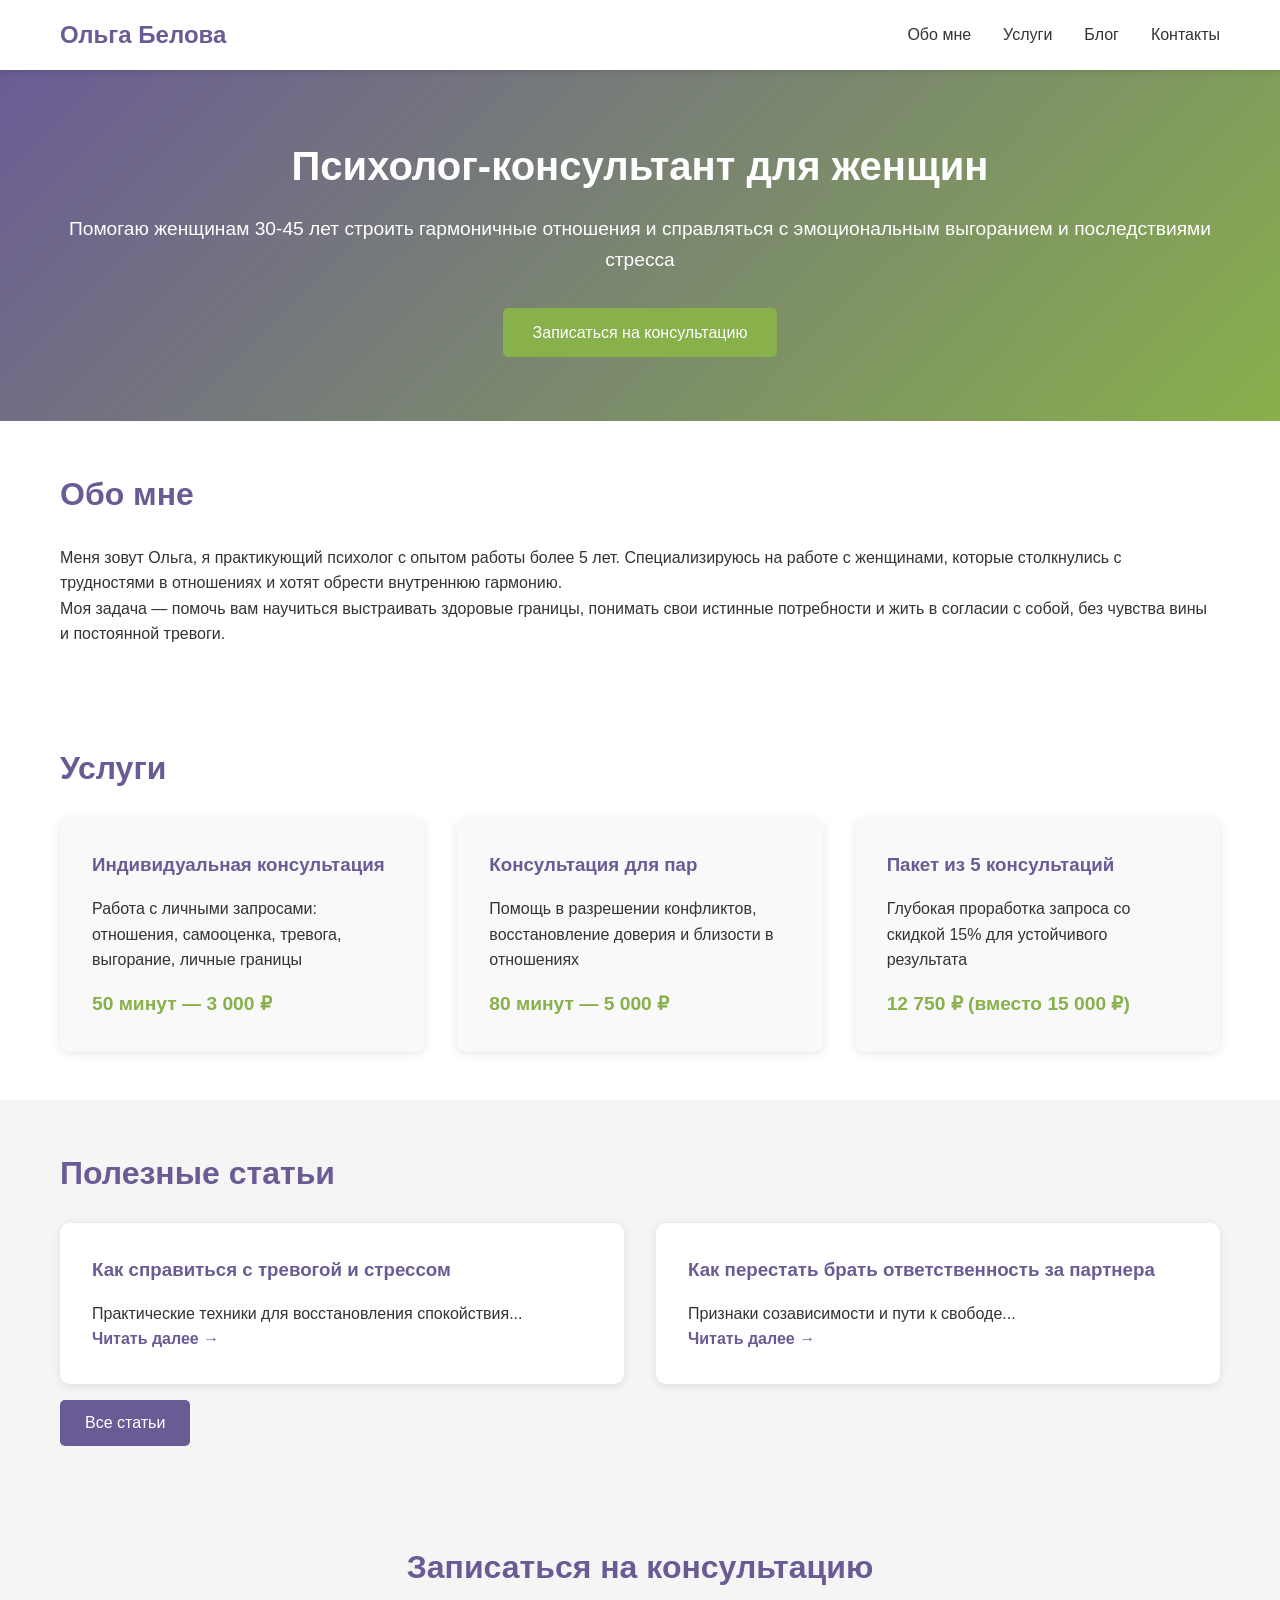
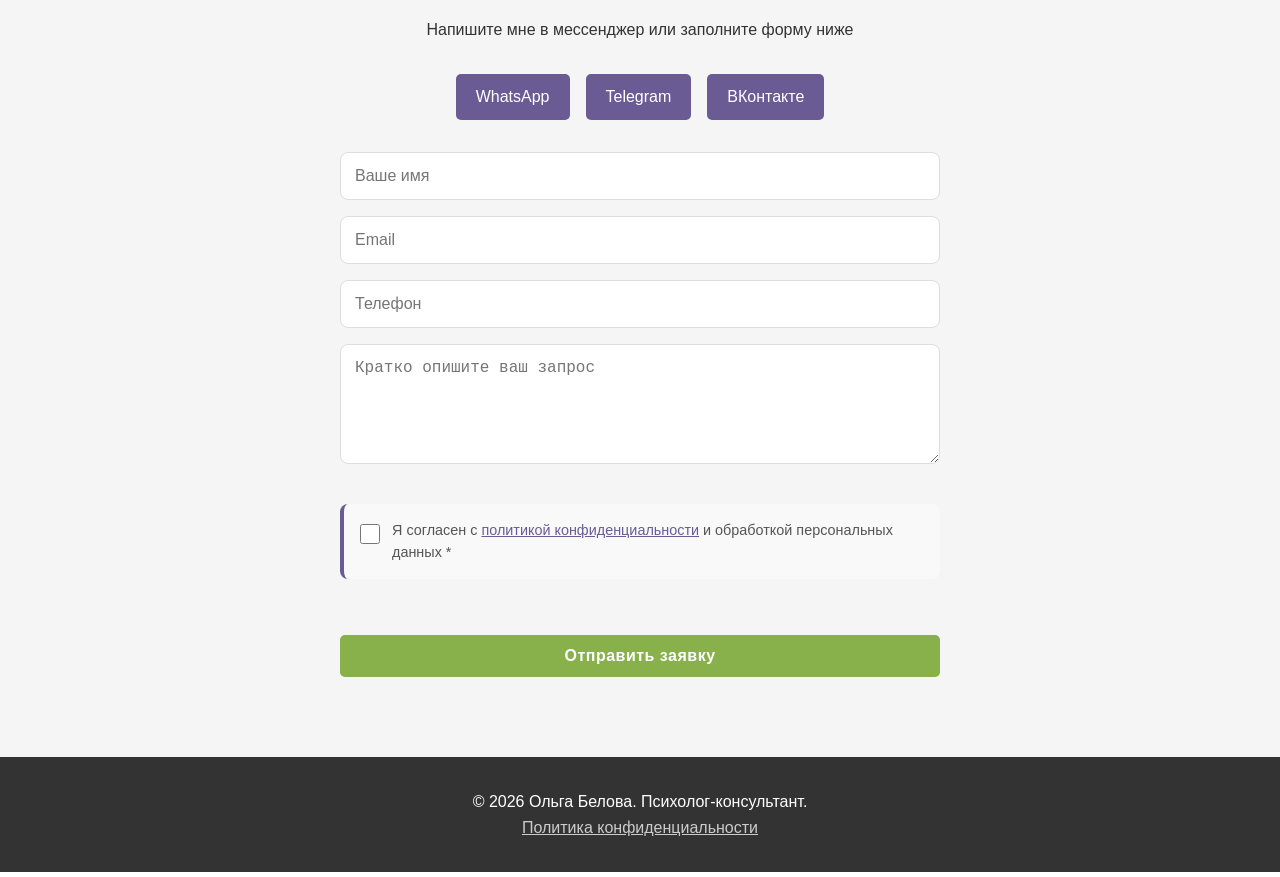
<file: index.html>
<!DOCTYPE html>
<html lang="ru">
<head>
    <meta charset="UTF-8">
    <meta name="viewport" content="width=device-width, initial-scale=1.0">
    <title>Психолог Ольга Белова | Консультации для женщин</title>
    <link rel="stylesheet" href="styles.css">
</head>
<body>
    <!-- Навигация -->
    <nav class="navbar">
        <div class="container">
            <div class="logo">Ольга Белова</div>
            <ul class="nav-links">
                <li><a href="#about">Обо мне</a></li>
                <li><a href="#services">Услуги</a></li>
                <li><a href="blog.html">Блог</a></li>
                <li><a href="#contact">Контакты</a></li>
            </ul>
        </div>
    </nav>

    <!-- Главный экран -->
    <section class="hero">
        <div class="container">
            <h1>Психолог-консультант для женщин</h1>
            <p>Помогаю женщинам 30-45 лет строить гармоничные отношения и справляться с эмоциональным выгоранием и последствиями стресса</p>
            <a href="#contact" class="btn">Записаться на консультацию</a>
        </div>
    </section>

    <!-- Обо мне -->
    <section id="about" class="about">
        <div class="container">
            <h2>Обо мне</h2>
            <p>Меня зовут Ольга, я практикующий психолог с опытом работы более 5 лет. Специализируюсь на работе с женщинами, которые столкнулись с трудностями в отношениях и хотят обрести внутреннюю гармонию.</p>
            <p>Моя задача — помочь вам научиться выстраивать здоровые границы, понимать свои истинные потребности и жить в согласии с собой, без чувства вины и постоянной тревоги.</p>
        </div>
    </section>

    <!-- Услуги -->
    <section id="services" class="services">
        <div class="container">
            <h2>Услуги</h2>
            <div class="services-grid">
                <div class="service-card">
                    <h3>Индивидуальная консультация</h3>
                    <p>Работа с личными запросами: отношения, самооценка, тревога, выгорание, личные границы</p>
                    <p class="price">50 минут — 3 000 ₽</p>
                </div>
                <div class="service-card">
                    <h3>Консультация для пар</h3>
                    <p>Помощь в разрешении конфликтов, восстановление доверия и близости в отношениях</p>
                    <p class="price">80 минут — 5 000 ₽</p>
                </div>
                <div class="service-card">
                    <h3>Пакет из 5 консультаций</h3>
                    <p>Глубокая проработка запроса со скидкой 15% для устойчивого результата</p>
                    <p class="price">12 750 ₽ (вместо 15 000 ₽)</p>
                </div>
            </div>
        </div>
    </section>

    <!-- Превью блога -->
    <section class="blog-preview">
        <div class="container">
            <h2>Полезные статьи</h2>
            <div class="blog-grid">
                <div class="blog-card">
                    <h3>Как справиться с тревогой и стрессом</h3>
                    <p>Практические техники для восстановления спокойствия...</p>
                    <a href="blog-post-1.html" class="read-more">Читать далее →</a>
                </div>
                <div class="blog-card">
                    <h3>Как перестать брать ответственность за партнера</h3>
                    <p>Признаки созависимости и пути к свободе...</p>
                    <a href="blog-post-2.html" class="read-more">Читать далее →</a>
                </div>
            </div>
            <a href="blog.html" class="btn-secondary">Все статьи</a>
        </div>
    </section>

    <!-- Контакты и Форма -->
    <section id="contact" class="contact">
        <div class="container">
            <h2>Записаться на консультацию</h2>
            <p>Напишите мне в мессенджер или заполните форму ниже</p>
            <div class="contact-links">
                <a href="#" class="contact-btn">WhatsApp</a>
                <a href="#" class="contact-btn">Telegram</a>
                <a href="#" class="contact-btn">ВКонтакте</a>
            </div>
            
            <!-- ОБНОВЛЕННАЯ ФОРМА С ГАЛОЧКОЙ -->
            <form class="contact-form">
                <input type="text" placeholder="Ваше имя" required>
                <input type="email" placeholder="Email" required>
                <input type="tel" placeholder="Телефон">
                <textarea placeholder="Кратко опишите ваш запрос" rows="5"></textarea>
                
                <div class="checkbox-group">
                    <input type="checkbox" id="policy" required>
                    <label for="policy">Я согласен с <a href="policy.html" target="_blank">политикой конфиденциальности</a> и обработкой персональных данных *</label>
                </div>
                
                <button type="submit" class="btn">Отправить заявку</button>
            </form>
        </div>
    </section>

    <!-- Футер -->
    <footer>
        <div class="container">
            <p>&copy; 2026 Ольга Белова. Психолог-консультант.</p>
            <p><a href="policy.html">Политика конфиденциальности</a></p>
        </div>
    </footer>
</body>
</html>
</file>
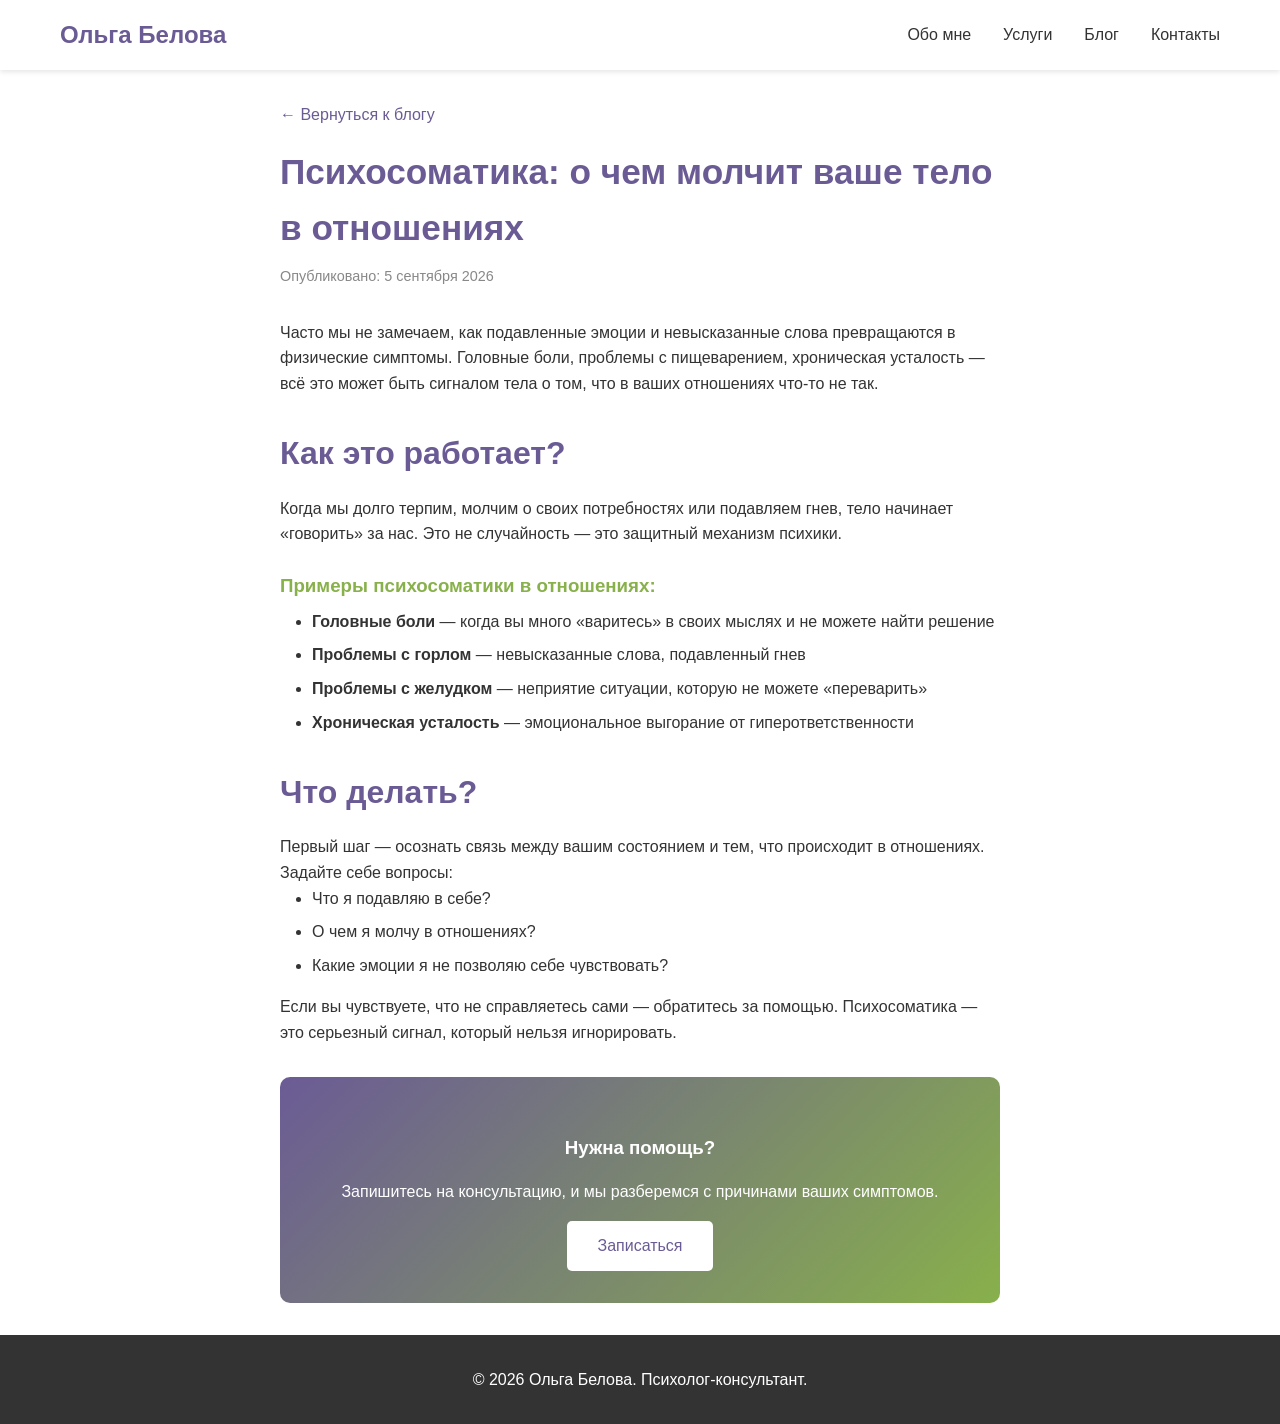
<file: blog-post-1.html>
<!DOCTYPE html>
<html lang="ru">
<head>
    <meta charset="UTF-8">
    <meta name="viewport" content="width=device-width, initial-scale=1.0">
    <title>Психосоматика: о чем молчит ваше тело | Ольга Белова</title>
    <link rel="stylesheet" href="styles.css">
</head>
<body>
    <nav class="navbar">
        <div class="container">
            <div class="logo">Ольга Белова</div>
            <ul class="nav-links">
                <li><a href="index.html#about">Обо мне</a></li>
                <li><a href="index.html#services">Услуги</a></li>
                <li><a href="blog.html">Блог</a></li>
                <li><a href="index.html#contact">Контакты</a></li>
            </ul>
        </div>
    </nav>

    <article class="blog-post">
        <div class="container">
            <a href="blog.html" class="back-link">← Вернуться к блогу</a>
            <h1>Психосоматика: о чем молчит ваше тело в отношениях</h1>
            <p class="meta">Опубликовано: 5 сентября 2026</p>
            
            <div class="post-content">
                <p>Часто мы не замечаем, как подавленные эмоции и невысказанные слова превращаются в физические симптомы. Головные боли, проблемы с пищеварением, хроническая усталость — всё это может быть сигналом тела о том, что в ваших отношениях что-то не так.</p>

                <h2>Как это работает?</h2>
                <p>Когда мы долго терпим, молчим о своих потребностях или подавляем гнев, тело начинает «говорить» за нас. Это не случайность — это защитный механизм психики.</p>

                <h3>Примеры психосоматики в отношениях:</h3>
                <ul>
                    <li><strong>Головные боли</strong> — когда вы много «варитесь» в своих мыслях и не можете найти решение</li>
                    <li><strong>Проблемы с горлом</strong> — невысказанные слова, подавленный гнев</li>
                    <li><strong>Проблемы с желудком</strong> — неприятие ситуации, которую не можете «переварить»</li>
                    <li><strong>Хроническая усталость</strong> — эмоциональное выгорание от гиперответственности</li>
                </ul>

                <h2>Что делать?</h2>
                <p>Первый шаг — осознать связь между вашим состоянием и тем, что происходит в отношениях. Задайте себе вопросы:</p>
                <ul>
                    <li>Что я подавляю в себе?</li>
                    <li>О чем я молчу в отношениях?</li>
                    <li>Какие эмоции я не позволяю себе чувствовать?</li>
                </ul>

                <p>Если вы чувствуете, что не справляетесь сами — обратитесь за помощью. Психосоматика — это серьезный сигнал, который нельзя игнорировать.</p>

                <div class="cta-box">
                    <h3>Нужна помощь?</h3>
                    <p>Запишитесь на консультацию, и мы разберемся с причинами ваших симптомов.</p>
                    <a href="index.html#contact" class="btn">Записаться</a>
                </div>
            </div>
        </div>
    </article>

    <footer>
        <div class="container">
            <p>&copy; 2026 Ольга Белова. Психолог-консультант.</p>
        </div>
    </footer>
</body>
</html>
</file>
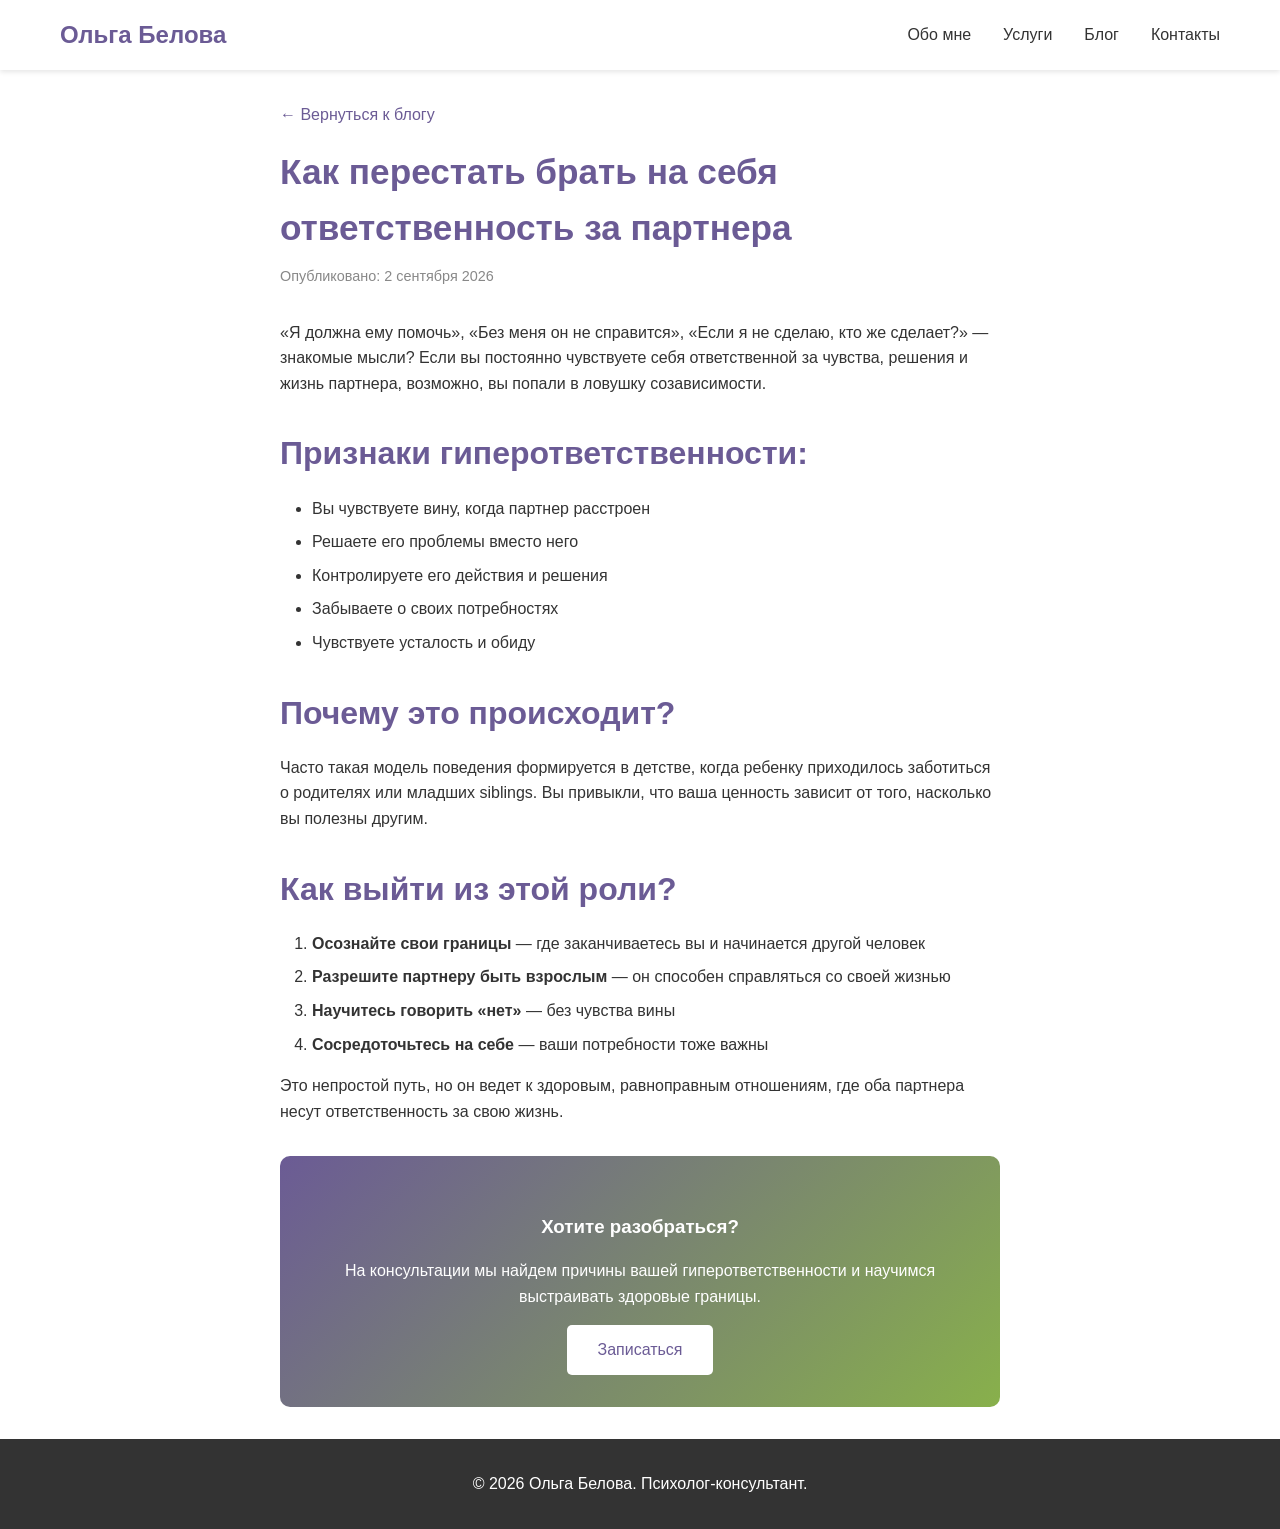
<file: blog-post-2.html>
<!DOCTYPE html>
<html lang="ru">
<head>
    <meta charset="UTF-8">
    <meta name="viewport" content="width=device-width, initial-scale=1.0">
    <title>Как перестать брать ответственность за партнера | Ольга Белова</title>
    <link rel="stylesheet" href="styles.css">
</head>
<body>
    <nav class="navbar">
        <div class="container">
            <div class="logo">Ольга Белова</div>
            <ul class="nav-links">
                <li><a href="index.html#about">Обо мне</a></li>
                <li><a href="index.html#services">Услуги</a></li>
                <li><a href="blog.html">Блог</a></li>
                <li><a href="index.html#contact">Контакты</a></li>
            </ul>
        </div>
    </nav>

    <article class="blog-post">
        <div class="container">
            <a href="blog.html" class="back-link">← Вернуться к блогу</a>
            <h1>Как перестать брать на себя ответственность за партнера</h1>
            <p class="meta">Опубликовано: 2 сентября 2026</p>
            
            <div class="post-content">
                <p>«Я должна ему помочь», «Без меня он не справится», «Если я не сделаю, кто же сделает?» — знакомые мысли? Если вы постоянно чувствуете себя ответственной за чувства, решения и жизнь партнера, возможно, вы попали в ловушку созависимости.</p>

                <h2>Признаки гиперответственности:</h2>
                <ul>
                    <li>Вы чувствуете вину, когда партнер расстроен</li>
                    <li>Решаете его проблемы вместо него</li>
                    <li>Контролируете его действия и решения</li>
                    <li>Забываете о своих потребностях</li>
                    <li>Чувствуете усталость и обиду</li>
                </ul>

                <h2>Почему это происходит?</h2>
                <p>Часто такая модель поведения формируется в детстве, когда ребенку приходилось заботиться о родителях или младших siblings. Вы привыкли, что ваша ценность зависит от того, насколько вы полезны другим.</p>

                <h2>Как выйти из этой роли?</h2>
                <ol>
                    <li><strong>Осознайте свои границы</strong> — где заканчиваетесь вы и начинается другой человек</li>
                    <li><strong>Разрешите партнеру быть взрослым</strong> — он способен справляться со своей жизнью</li>
                    <li><strong>Научитесь говорить «нет»</strong> — без чувства вины</li>
                    <li><strong>Сосредоточьтесь на себе</strong> — ваши потребности тоже важны</li>
                </ol>

                <p>Это непростой путь, но он ведет к здоровым, равноправным отношениям, где оба партнера несут ответственность за свою жизнь.</p>

                <div class="cta-box">
                    <h3>Хотите разобраться?</h3>
                    <p>На консультации мы найдем причины вашей гиперответственности и научимся выстраивать здоровые границы.</p>
                    <a href="index.html#contact" class="btn">Записаться</a>
                </div>
            </div>
        </div>
    </article>

    <footer>
        <div class="container">
            <p>&copy; 2026 Ольга Белова. Психолог-консультант.</p>
        </div>
    </footer>
</body>
</html>
</file>
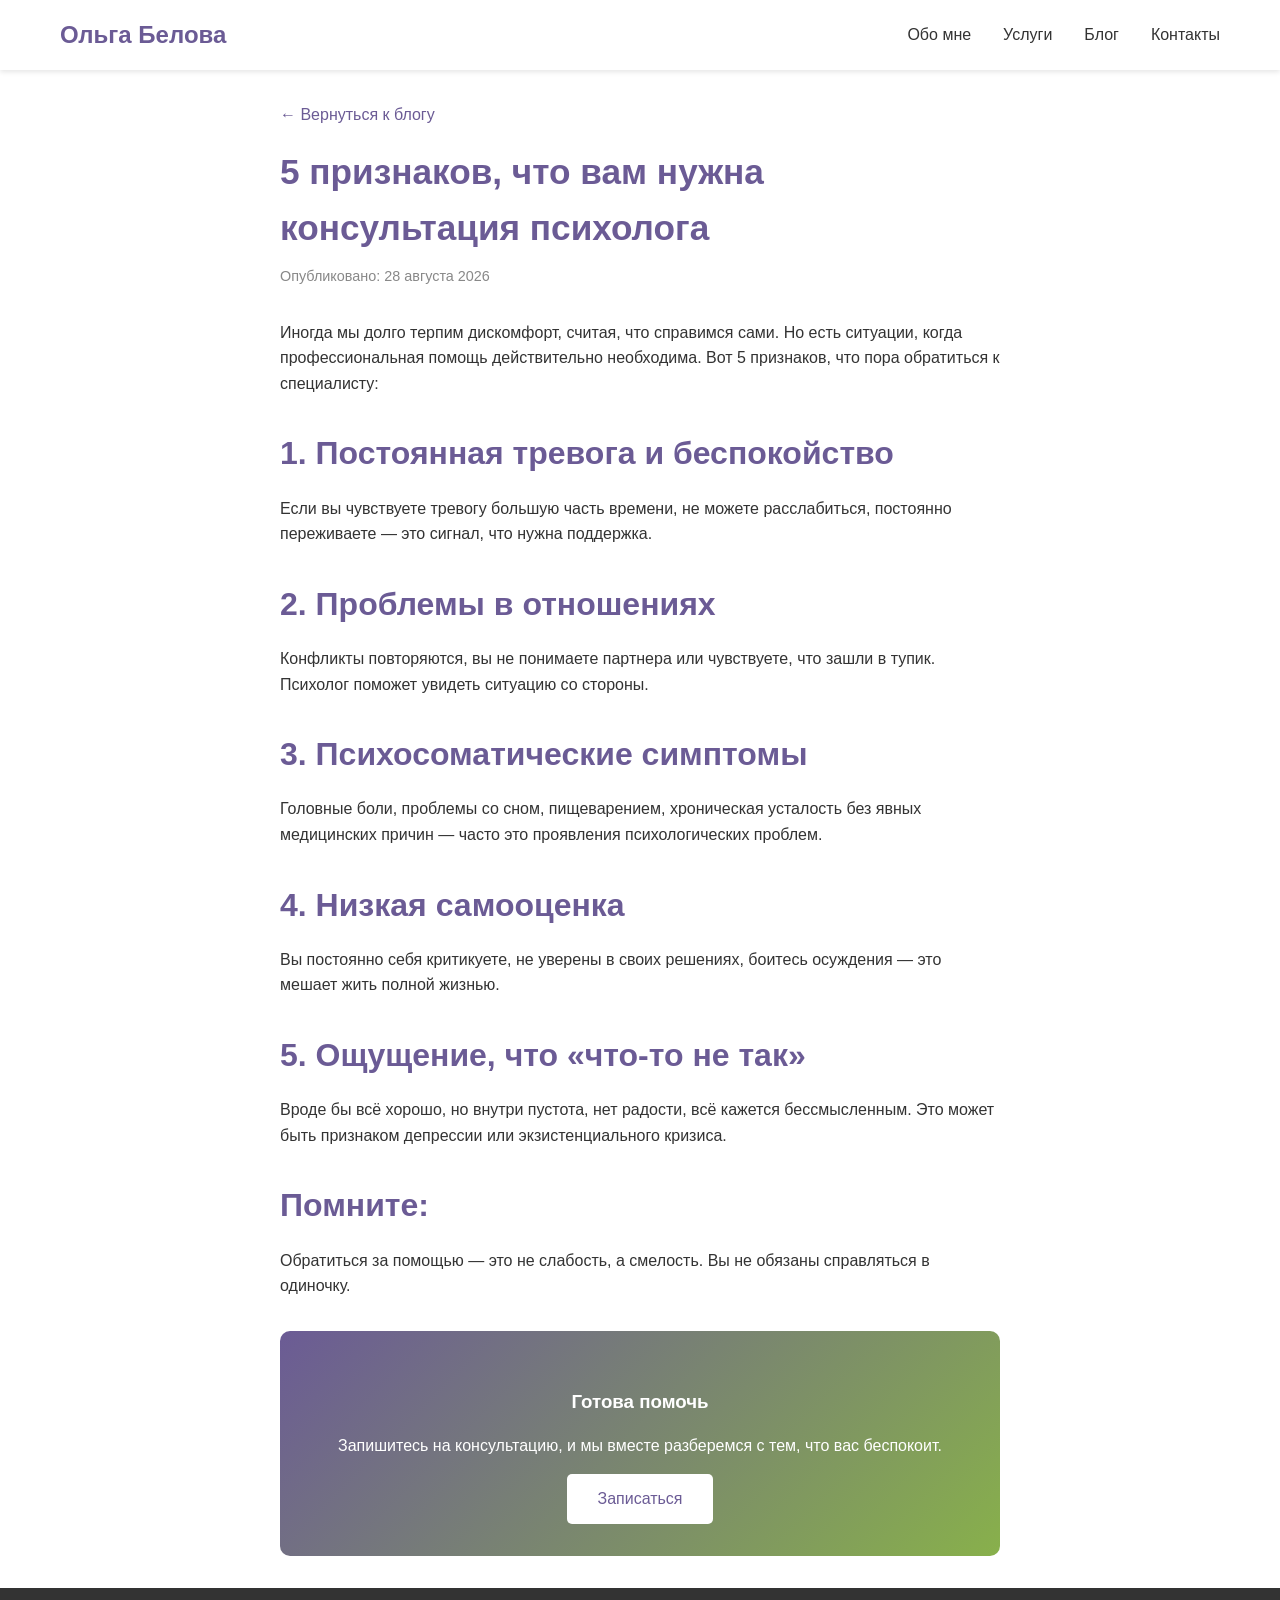
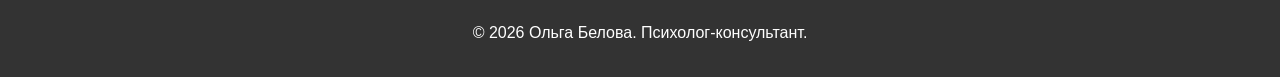
<file: blog-post-3.html>
<!DOCTYPE html>
<html lang="ru">
<head>
    <meta charset="UTF-8">
    <meta name="viewport" content="width=device-width, initial-scale=1.0">
    <title>5 признаков, что вам нужна консультация психолога | Ольга Белова</title>
    <link rel="stylesheet" href="styles.css">
</head>
<body>
    <nav class="navbar">
        <div class="container">
            <div class="logo">Ольга Белова</div>
            <ul class="nav-links">
                <li><a href="index.html#about">Обо мне</a></li>
                <li><a href="index.html#services">Услуги</a></li>
                <li><a href="blog.html">Блог</a></li>
                <li><a href="index.html#contact">Контакты</a></li>
            </ul>
        </div>
    </nav>

    <article class="blog-post">
        <div class="container">
            <a href="blog.html" class="back-link">← Вернуться к блогу</a>
            <h1>5 признаков, что вам нужна консультация психолога</h1>
            <p class="meta">Опубликовано: 28 августа 2026</p>
            
            <div class="post-content">
                <p>Иногда мы долго терпим дискомфорт, считая, что справимся сами. Но есть ситуации, когда профессиональная помощь действительно необходима. Вот 5 признаков, что пора обратиться к специалисту:</p>

                <h2>1. Постоянная тревога и беспокойство</h2>
                <p>Если вы чувствуете тревогу большую часть времени, не можете расслабиться, постоянно переживаете — это сигнал, что нужна поддержка.</p>

                <h2>2. Проблемы в отношениях</h2>
                <p>Конфликты повторяются, вы не понимаете партнера или чувствуете, что зашли в тупик. Психолог поможет увидеть ситуацию со стороны.</p>

                <h2>3. Психосоматические симптомы</h2>
                <p>Головные боли, проблемы со сном, пищеварением, хроническая усталость без явных медицинских причин — часто это проявления психологических проблем.</p>

                <h2>4. Низкая самооценка</h2>
                <p>Вы постоянно себя критикуете, не уверены в своих решениях, боитесь осуждения — это мешает жить полной жизнью.</p>

                <h2>5. Ощущение, что «что-то не так»</h2>
                <p>Вроде бы всё хорошо, но внутри пустота, нет радости, всё кажется бессмысленным. Это может быть признаком депрессии или экзистенциального кризиса.</p>

                <h2>Помните:</h2>
                <p>Обратиться за помощью — это не слабость, а смелость. Вы не обязаны справляться в одиночку.</p>

                <div class="cta-box">
                    <h3>Готова помочь</h3>
                    <p>Запишитесь на консультацию, и мы вместе разберемся с тем, что вас беспокоит.</p>
                    <a href="index.html#contact" class="btn">Записаться</a>
                </div>
            </div>
        </div>
    </article>

    <footer>
        <div class="container">
            <p>&copy; 2026 Ольга Белова. Психолог-консультант.</p>
        </div>
    </footer>
</body>
</html>
</file>
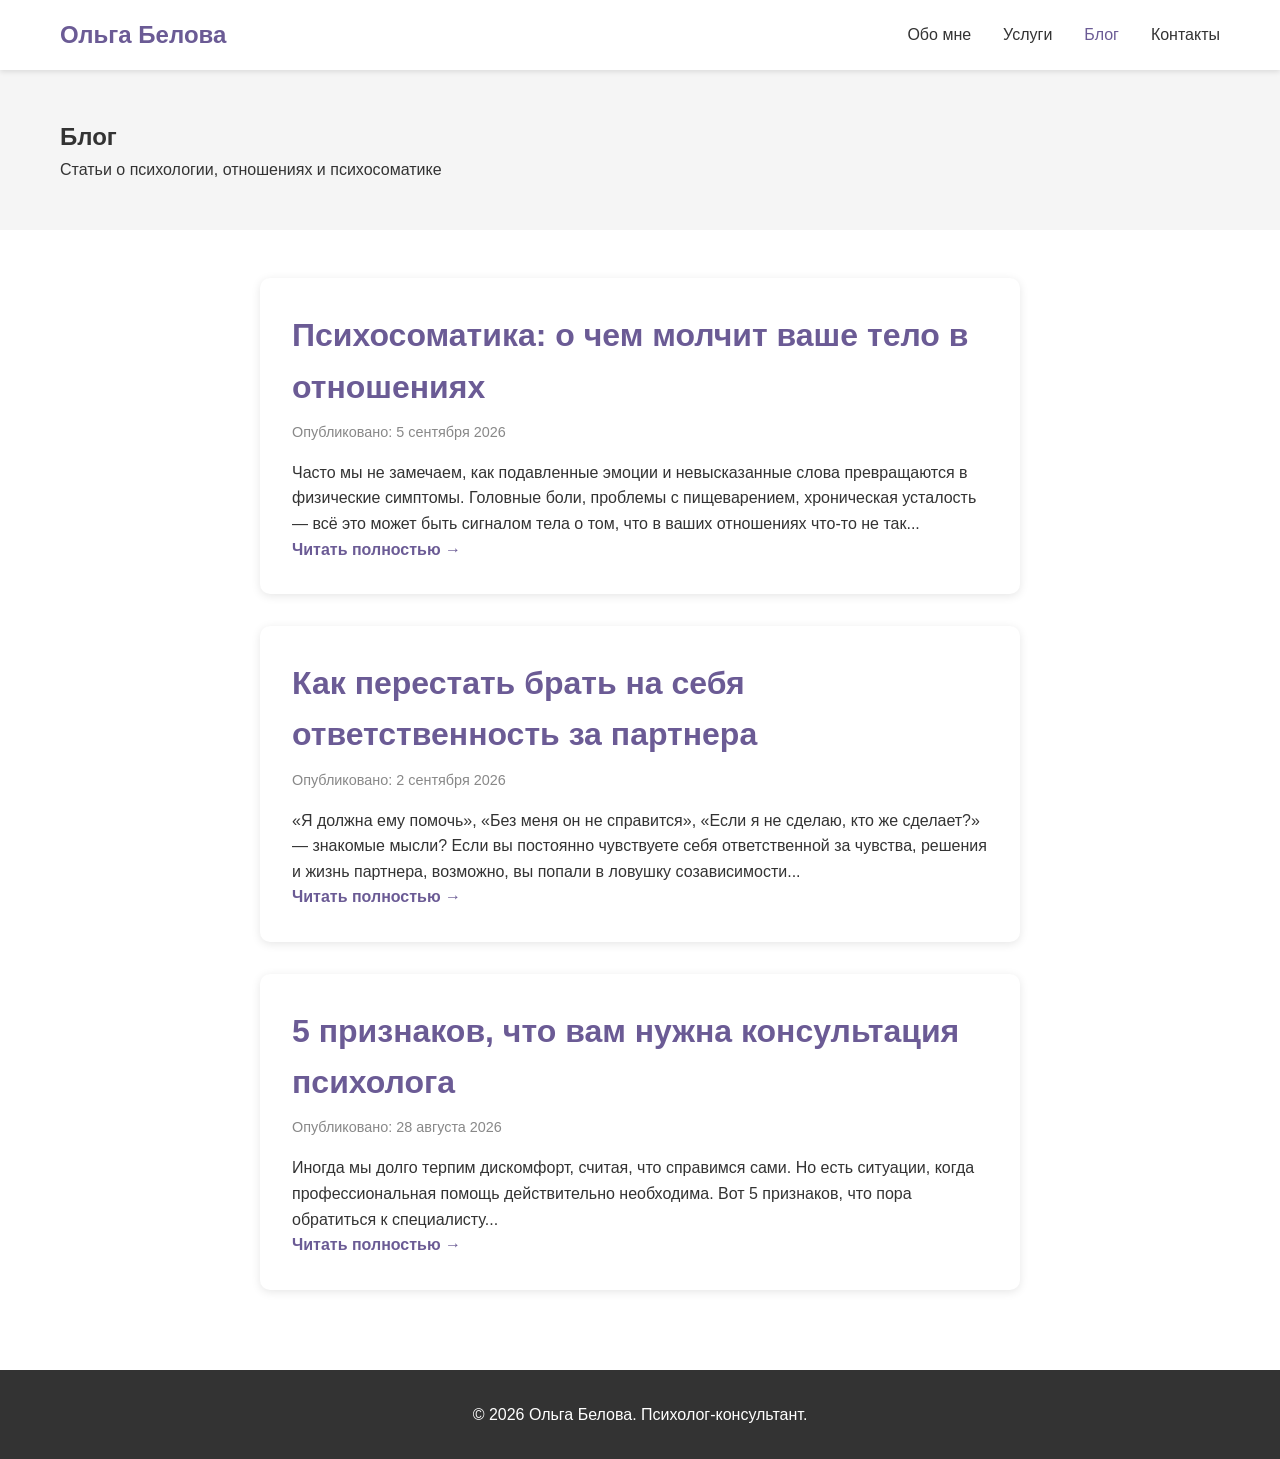
<file: blog.html>
<!DOCTYPE html>
<html lang="ru">
<head>
    <meta charset="UTF-8">
    <meta name="viewport" content="width=device-width, initial-scale=1.0">
    <title>Блог | Психолог Ольга Белова</title>
    <link rel="stylesheet" href="styles.css">
</head>
<body>
    <nav class="navbar">
        <div class="container">
            <div class="logo">Ольга Белова</div>
            <ul class="nav-links">
                <li><a href="index.html#about">Обо мне</a></li>
                <li><a href="index.html#services">Услуги</a></li>
                <li><a href="blog.html" class="active">Блог</a></li>
                <li><a href="index.html#contact">Контакты</a></li>
            </ul>
        </div>
    </nav>

    <section class="blog-header">
        <div class="container">
            <h1>Блог</h1>
            <p>Статьи о психологии, отношениях и психосоматике</p>
        </div>
    </section>

    <section class="blog-list">
        <div class="container">
            <article class="blog-article">
                <h2>Психосоматика: о чем молчит ваше тело в отношениях</h2>
                <p class="meta">Опубликовано: 5 сентября 2026</p>
                <p>Часто мы не замечаем, как подавленные эмоции и невысказанные слова превращаются в физические симптомы. Головные боли, проблемы с пищеварением, хроническая усталость — всё это может быть сигналом тела о том, что в ваших отношениях что-то не так...</p>
                <a href="blog-post-1.html" class="read-more">Читать полностью →</a>
            </article>

            <article class="blog-article">
                <h2>Как перестать брать на себя ответственность за партнера</h2>
                <p class="meta">Опубликовано: 2 сентября 2026</p>
                <p>«Я должна ему помочь», «Без меня он не справится», «Если я не сделаю, кто же сделает?» — знакомые мысли? Если вы постоянно чувствуете себя ответственной за чувства, решения и жизнь партнера, возможно, вы попали в ловушку созависимости...</p>
                <a href="blog-post-2.html" class="read-more">Читать полностью →</a>
            </article>

            <article class="blog-article">
                <h2>5 признаков, что вам нужна консультация психолога</h2>
                <p class="meta">Опубликовано: 28 августа 2026</p>
                <p>Иногда мы долго терпим дискомфорт, считая, что справимся сами. Но есть ситуации, когда профессиональная помощь действительно необходима. Вот 5 признаков, что пора обратиться к специалисту...</p>
                <a href="blog-post-3.html" class="read-more">Читать полностью →</a>
            </article>
        </div>
    </section>

    <footer>
        <div class="container">
            <p>&copy; 2026 Ольга Белова. Психолог-консультант.</p>
        </div>
    </footer>
</body>
</html>
</file>
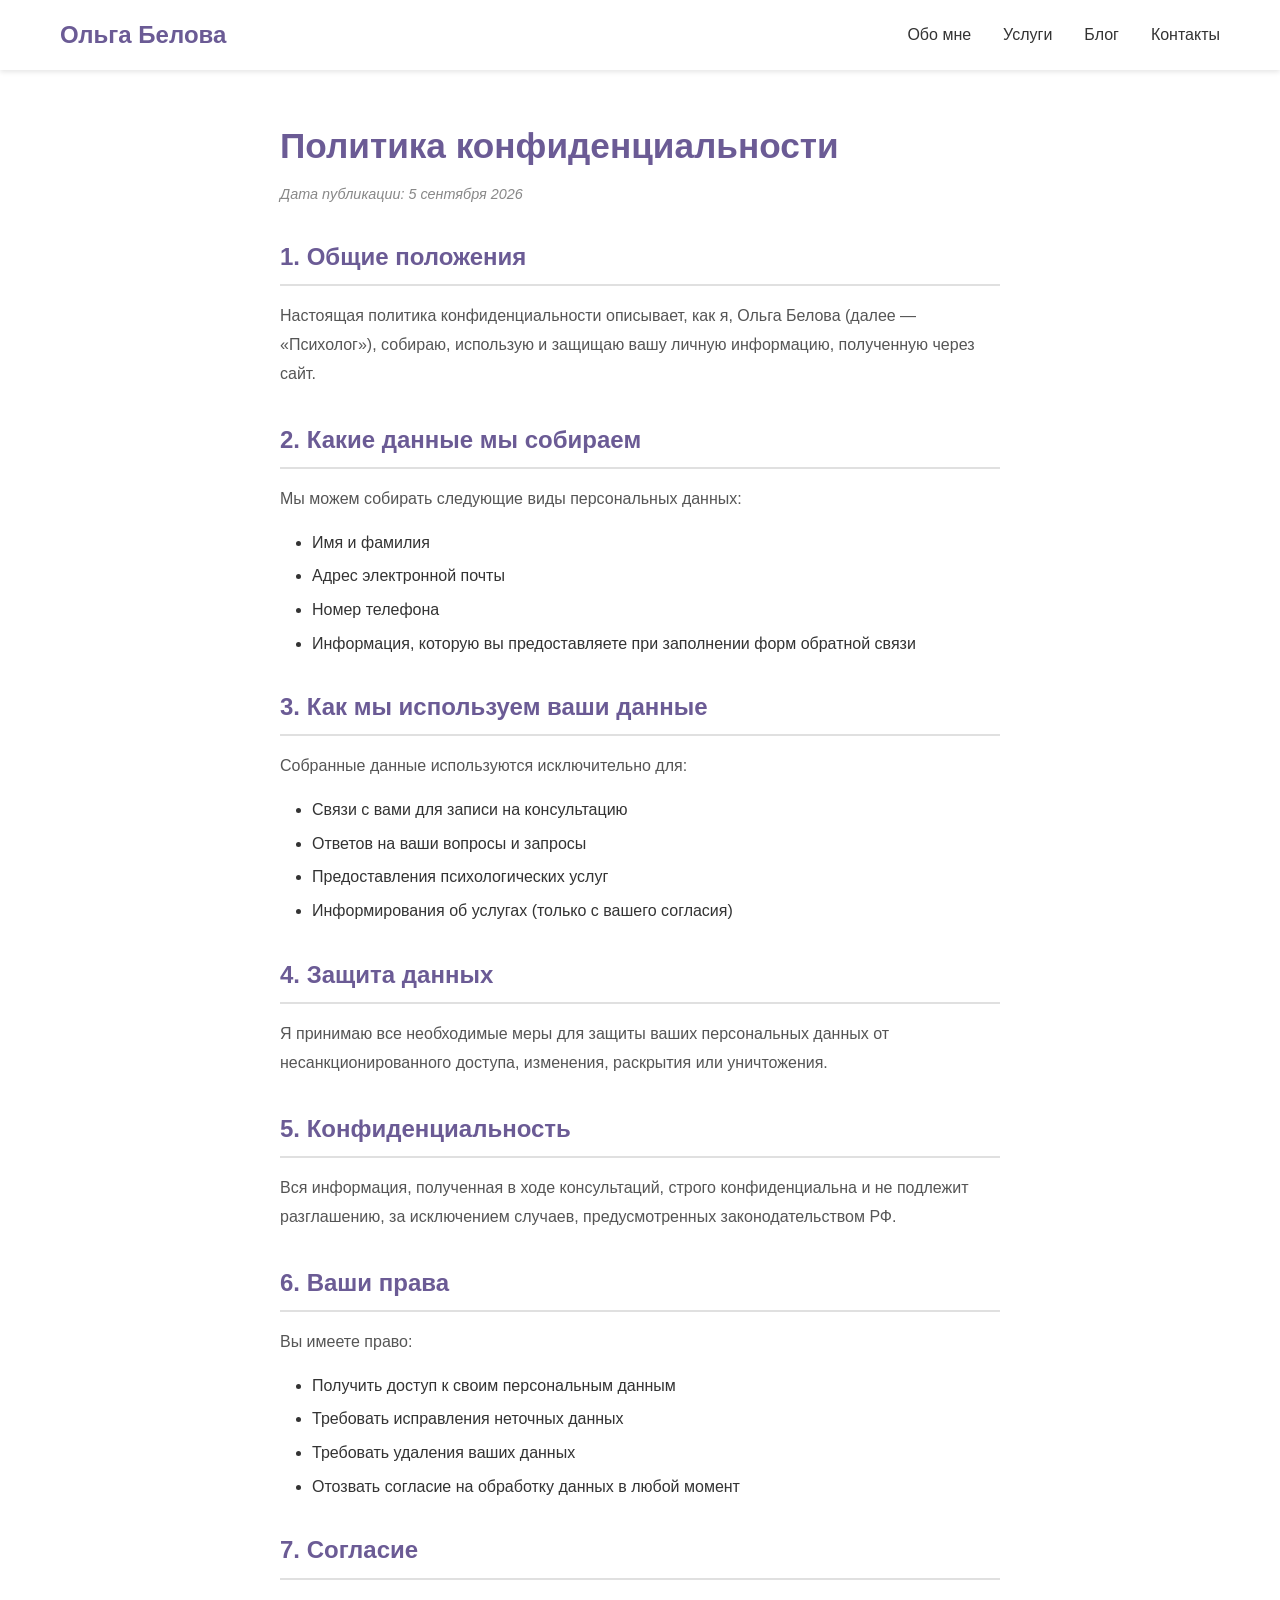
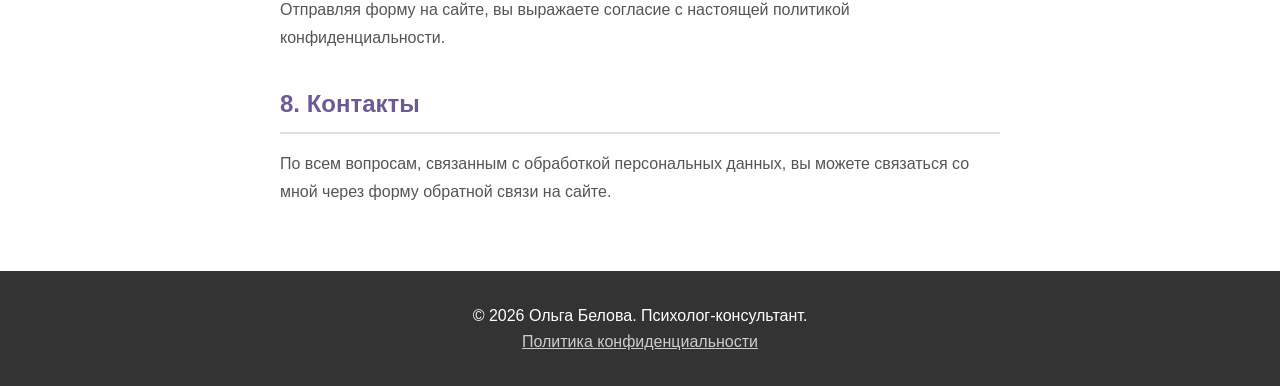
<file: policy.html>
<!DOCTYPE html>
<html lang="ru">
<head>
    <meta charset="UTF-8">
    <meta name="viewport" content="width=device-width, initial-scale=1.0">
    <title>Политика конфиденциальности | Ольга Белова</title>
    <link rel="stylesheet" href="styles.css">
</head>
<body>
    <nav class="navbar">
        <div class="container">
            <div class="logo">Ольга Белова</div>
            <ul class="nav-links">
                <li><a href="index.html#about">Обо мне</a></li>
                <li><a href="index.html#services">Услуги</a></li>
                <li><a href="blog.html">Блог</a></li>
                <li><a href="index.html#contact">Контакты</a></li>
            </ul>
        </div>
    </nav>

    <section class="policy-page">
        <div class="container">
            <h1>Политика конфиденциальности</h1>
            <p class="policy-date">Дата публикации: 5 сентября 2026</p>
            
            <div class="policy-content">
                <h2>1. Общие положения</h2>
                <p>Настоящая политика конфиденциальности описывает, как я, Ольга Белова (далее — «Психолог»), собираю, использую и защищаю вашу личную информацию, полученную через сайт.</p>
                
                <h2>2. Какие данные мы собираем</h2>
                <p>Мы можем собирать следующие виды персональных данных:</p>
                <ul>
                    <li>Имя и фамилия</li>
                    <li>Адрес электронной почты</li>
                    <li>Номер телефона</li>
                    <li>Информация, которую вы предоставляете при заполнении форм обратной связи</li>
                </ul>
                
                <h2>3. Как мы используем ваши данные</h2>
                <p>Собранные данные используются исключительно для:</p>
                <ul>
                    <li>Связи с вами для записи на консультацию</li>
                    <li>Ответов на ваши вопросы и запросы</li>
                    <li>Предоставления психологических услуг</li>
                    <li>Информирования об услугах (только с вашего согласия)</li>
                </ul>
                
                <h2>4. Защита данных</h2>
                <p>Я принимаю все необходимые меры для защиты ваших персональных данных от несанкционированного доступа, изменения, раскрытия или уничтожения.</p>
                
                <h2>5. Конфиденциальность</h2>
                <p>Вся информация, полученная в ходе консультаций, строго конфиденциальна и не подлежит разглашению, за исключением случаев, предусмотренных законодательством РФ.</p>
                
                <h2>6. Ваши права</h2>
                <p>Вы имеете право:</p>
                <ul>
                    <li>Получить доступ к своим персональным данным</li>
                    <li>Требовать исправления неточных данных</li>
                    <li>Требовать удаления ваших данных</li>
                    <li>Отозвать согласие на обработку данных в любой момент</li>
                </ul>
                
                <h2>7. Согласие</h2>
                <p>Отправляя форму на сайте, вы выражаете согласие с настоящей политикой конфиденциальности.</p>
                
                <h2>8. Контакты</h2>
                <p>По всем вопросам, связанным с обработкой персональных данных, вы можете связаться со мной через форму обратной связи на сайте.</p>
            </div>
        </div>
    </section>

    <footer>
        <div class="container">
            <p>&copy; 2026 Ольга Белова. Психолог-консультант.</p>
            <p><a href="policy.html">Политика конфиденциальности</a></p>
        </div>
    </footer>
</body>
</html>
</file>
<file: styles.css>
* {
    margin: 0;
    padding: 0;
    box-sizing: border-box;
}

body {
    font-family: 'Segoe UI', Tahoma, Geneva, Verdana, sans-serif;
    line-height: 1.6;
    color: #333;
}

.container {
    max-width: 1200px;
    margin: 0 auto;
    padding: 0 20px;
}

/* Навигация */
.navbar {
    background: #fff;
    box-shadow: 0 2px 5px rgba(0,0,0,0.1);
    padding: 1rem 0;
    position: sticky;
    top: 0;
    z-index: 100;
}

.navbar .container {
    display: flex;
    justify-content: space-between;
    align-items: center;
}

.logo {
    font-size: 1.5rem;
    font-weight: bold;
    color: #6b5b95;
}

.nav-links {
    list-style: none;
    display: flex;
    gap: 2rem;
}

.nav-links a {
    text-decoration: none;
    color: #333;
    transition: color 0.3s;
}

.nav-links a:hover,
.nav-links a.active {
    color: #6b5b95;
}

/* Hero секция */
.hero {
    background: linear-gradient(135deg, #6b5b95 0%, #88b04b 100%);
    color: white;
    padding: 4rem 0;
    text-align: center;
}

.hero h1 {
    font-size: 2.5rem;
    margin-bottom: 1rem;
}

.hero p {
    font-size: 1.2rem;
    margin-bottom: 2rem;
}

/* Кнопки */
.btn {
    display: inline-block;
    background: #88b04b;
    color: white;
    padding: 12px 30px;
    border: none;
    border-radius: 5px;
    text-decoration: none;
    cursor: pointer;
    font-size: 1rem;
    transition: background 0.3s;
}

.btn:hover {
    background: #7aa03d;
}

.btn-secondary {
    display: inline-block;
    background: #6b5b95;
    color: white;
    padding: 10px 25px;
    border-radius: 5px;
    text-decoration: none;
    margin-top: 1rem;
}

/* Секции */
section {
    padding: 3rem 0;
}

h2 {
    color: #6b5b95;
    margin-bottom: 1.5rem;
    font-size: 2rem;
}

/* Услуги */
.services-grid {
    display: grid;
    grid-template-columns: repeat(auto-fit, minmax(300px, 1fr));
    gap: 2rem;
}

.service-card {
    background: #f9f9f9;
    padding: 2rem;
    border-radius: 10px;
    box-shadow: 0 2px 10px rgba(0,0,0,0.1);
}

.service-card h3 {
    color: #6b5b95;
    margin-bottom: 1rem;
}

.price {
    font-weight: bold;
    color: #88b04b;
    margin-top: 1rem;
    font-size: 1.2rem;
}

/* Блог */
.blog-preview, .blog-header {
    background: #f5f5f5;
}

.blog-grid {
    display: grid;
    grid-template-columns: repeat(auto-fit, minmax(300px, 1fr));
    gap: 2rem;
}

.blog-card {
    background: white;
    padding: 2rem;
    border-radius: 10px;
    box-shadow: 0 2px 10px rgba(0,0,0,0.1);
}

.blog-card h3 {
    color: #6b5b95;
    margin-bottom: 1rem;
}

.read-more {
    color: #6b5b95;
    text-decoration: none;
    font-weight: bold;
}

/* Список статей */
.blog-list {
    max-width: 800px;
    margin: 0 auto;
}

.blog-article {
    background: white;
    padding: 2rem;
    margin-bottom: 2rem;
    border-radius: 10px;
    box-shadow: 0 2px 10px rgba(0,0,0,0.1);
}

.blog-article h2 {
    color: #6b5b95;
    margin-bottom: 0.5rem;
}

.meta {
    color: #888;
    font-size: 0.9rem;
    margin-bottom: 1rem;
}

/* Страница поста */
.blog-post {
    max-width: 800px;
    margin: 0 auto;
    padding: 2rem 20px;
}

.back-link {
    display: inline-block;
    color: #6b5b95;
    text-decoration: none;
    margin-bottom: 1rem;
}

.blog-post h1 {
    color: #6b5b95;
    margin-bottom: 0.5rem;
    font-size: 2.2rem;
}

.post-content {
    margin-top: 2rem;
}

.post-content h2 {
    margin-top: 2rem;
    margin-bottom: 1rem;
}

.post-content h3 {
    margin-top: 1.5rem;
    margin-bottom: 0.5rem;
    color: #88b04b;
}

.post-content ul, .post-content ol {
    margin-left: 2rem;
    margin-bottom: 1rem;
}

.post-content li {
    margin-bottom: 0.5rem;
}

.cta-box {
    background: linear-gradient(135deg, #6b5b95 0%, #88b04b 100%);
    color: white;
    padding: 2rem;
    border-radius: 10px;
    margin-top: 2rem;
    text-align: center;
}

.cta-box h3 {
    color: white;
    margin-bottom: 1rem;
}

.cta-box .btn {
    background: white;
    color: #6b5b95;
    margin-top: 1rem;
}

/* Контакты */
.contact {
    background: #f5f5f5;
    text-align: center;
}

.contact-links {
    display: flex;
    justify-content: center;
    gap: 1rem;
    margin: 2rem 0;
}

.contact-btn {
    display: inline-block;
    background: #6b5b95;
    color: white;
    padding: 10px 20px;
    border-radius: 5px;
    text-decoration: none;
}

/* Форма контактов */
.contact-form {
    max-width: 600px;
    margin: 2rem auto;
    display: flex;
    flex-direction: column;
    gap: 1rem;
}

.contact-form input,
.contact-form textarea {
    padding: 14px;
    border: 1px solid #ddd;
    border-radius: 8px;
    font-size: 1rem;
    transition: border-color 0.3s, box-shadow 0.3s;
}

.contact-form input:focus,
.contact-form textarea:focus {
    outline: none;
    border-color: #6b5b95;
    box-shadow: 0 0 0 3px rgba(107, 91, 149, 0.1);
}

.contact-form button {
    margin-top: 1rem;
    font-weight: 600;
    letter-spacing: 0.5px;
}

/* ЧЕКБОКС СОГЛАСИЯ */
.checkbox-group {
    display: flex;
    align-items: flex-start;
    gap: 12px;
    margin: 1.5rem 0;
    padding: 1rem;
    background: #f9f9f9;
    border-radius: 8px;
    border-left: 4px solid #6b5b95;
    text-align: left;
}

.checkbox-group input[type="checkbox"] {
    margin-top: 4px;
    width: 20px;
    height: 20px;
    cursor: pointer;
    accent-color: #6b5b95;
    flex-shrink: 0;
}

.checkbox-group label {
    font-size: 0.9rem;
    line-height: 1.5;
    color: #555;
    cursor: pointer;
}

.checkbox-group label a {
    color: #6b5b95;
    text-decoration: underline;
    font-weight: 500;
}

.checkbox-group label a:hover {
    text-decoration: none;
    color: #88b04b;
}

/* ПОЛИТИКА КОНФИДЕНЦИАЛЬНОСТИ */
.policy-page {
    max-width: 800px;
    margin: 0 auto;
    padding: 3rem 20px;
}

.policy-page h1 {
    color: #6b5b95;
    margin-bottom: 0.5rem;
    font-size: 2.2rem;
}

.policy-date {
    color: #888;
    font-size: 0.9rem;
    margin-bottom: 2rem;
    font-style: italic;
}

.policy-content h2 {
    color: #6b5b95;
    margin-top: 2rem;
    margin-bottom: 1rem;
    font-size: 1.5rem;
    border-bottom: 2px solid #e0e0e0;
    padding-bottom: 0.5rem;
}

.policy-content p {
    margin-bottom: 1rem;
    line-height: 1.8;
    color: #555;
}

.policy-content ul {
    margin-left: 2rem;
    margin-bottom: 1.5rem;
}

.policy-content li {
    margin-bottom: 0.5rem;
    line-height: 1.6;
}

/* Footer */
footer {
    background: #333;
    color: white;
    text-align: center;
    padding: 2rem 0;
}

footer a {
    color: #ccc;
    text-decoration: underline;
}

footer a:hover {
    color: #fff;
}

/* Адаптивность */
@media (max-width: 768px) {
    .nav-links {
        flex-direction: column;
        gap: 1rem;
    }
    
    .hero h1 {
        font-size: 2rem;
    }
    
    .contact-links {
        flex-direction: column;
    }

    .policy-page {
        padding: 2rem 15px;
    }
    
    .policy-page h1 {
        font-size: 1.8rem;
    }
    
    .policy-content h2 {
        font-size: 1.3rem;
    }
    
    .checkbox-group {
        flex-direction: row;
        align-items: flex-start;
        padding: 0.8rem;
    }
    
    .checkbox-group input[type="checkbox"] {
        width: 18px;
        height: 18px;
        margin-top: 3px;
    }
    
    .checkbox-group label {
        font-size: 0.85rem;
    }
}
</file>
